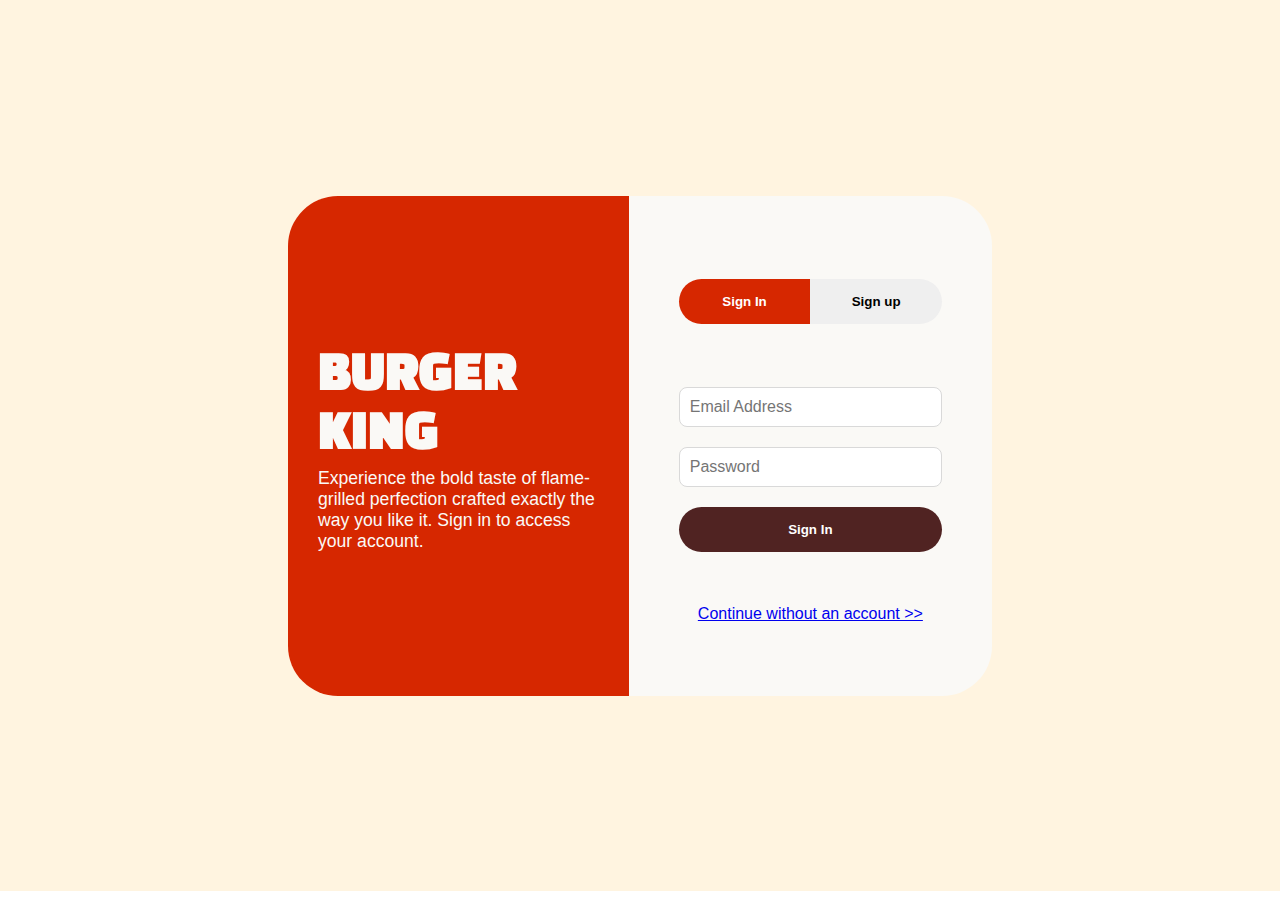
<file: user.html>
<!DOCTYPE html>
<html lang="en">
<head>
    <meta charset="UTF-8">
    <meta name="viewport" content="width=device-width, initial-scale=1.0">
    <title>Sign up | Burger King</title>
    <link rel="stylesheet" href="css/user.css">
</head>
<body>
    <div class="main">
        <div class="log-reg-container">

            <div class="left-side">
                <h1>BURGER KING</h1>
                <p>Experience the bold taste of flame-grilled perfection crafted exactly the way you like it. Sign in to access your account.</p>
            </div>

            <div class="right-side">

                <div class="log-type">
                    <button class="sign-in active" onclick="showLogin()">Sign In</button>
                    <button class="sign-up" onclick="showRegister()">Sign up</button>
                </div>

                <div class="forms">
                    <form action="" class="signInFrm active">
                        <input type="email" name="" id="" placeholder="Email Address" required>
                        <input type="password" name="" id="" placeholder="Password" required>
                        <button type="submit">Sign In</button>
                    </form>
        
                    <form action="" class="signUpFrm">
                        <input type="text" name="" id="" placeholder="Full Name" required>
                        <input type="email" name="" id="" placeholder="Email Address" required>
                        <input type="password" name="" id="" placeholder="Password" required>
                        <input type="password" name="" id="" placeholder="Confirm Password" required>
                        <button type="submit">Create Account</button>
                    </form>

                </div>

                <p><a href="index.html">Continue without an account >></a></p>

            </div>

        </div>

    </div>

    <script>
        const signIn = document.querySelector('.sign-in');
        const signUp = document.querySelector('.sign-up');
        const signInForm = document.querySelector('.signInFrm');
        const signUpForm = document.querySelector('.signUpFrm');

        function showLogin() {
            signUp.classList.remove('active')
            signIn.classList.add('active')
            signInForm.classList.add('active')
            signUpForm.classList.remove('active')
        }

        function showRegister() {
            signUp.classList.add('active')
            signIn.classList.remove('active')
            signInForm.classList.remove('active')
            signUpForm.classList.add('active')
        }
    </script>

</body>
</html>
</file>
<file: css/user.css>
@import url('https://fonts.googleapis.com/css2?family=Changa+One:ital@0;1&family=Outfit:wght@100..900&display=swap');

:root {
  --main-color: #333333;
  --main-bg-color: #FAF9F6;
  --primary-color: #D62700;
  --accent-color: #502322;
  --secondary-color: #FFB800;
  --subtext-color: #555555;
  --divider-color: #D9D9D9;
  --text-color: #000000;
  --header-font: Changa One;
  --normal-font : Tahoma, Geneva, Verdana, sans-serif;
}

* {
    padding: 0;
    margin: 0;
    box-sizing: border-box;
    border: none;
}

.main {
    background-color: #FFF4E0;
    min-height: 99vh;
    display: flex;
    justify-content: center;
    align-items: center;
}

.log-reg-container {
    display: flex;

    min-height: 500px;
    width: 55%;
    
    border-radius: 50px;

    animation: slideUpPage 1.5s forwards;
}

.left-side {
    display: flex;
    flex-direction: column;
    justify-content: center;
    gap: 10px;

    width: 100%;
    padding: 30px;

    border-radius: 50px 0 0 50px;
    background-color: var(--primary-color);
    color: var(--main-bg-color);
}

.left-side h1 {
    font-size: 3.5rem;
    font-family: var(--header-font);
}

.left-side p {
    font-size: 1.1rem;
    font-family: var(--normal-font);
}

.right-side {
    display: flex;
    flex-direction: column;
    justify-content: space-evenly;
    align-items: center;
    gap: 30px;

    width: 100%;
    padding: 50px;
    font-family: var(--normal-font);

    border-radius: 0 50px 50px 0;
    background-color: var(--main-bg-color);
}

.log-type {
    display: flex;
    justify-content: center;

    width: 100%;
    margin: 10px;
}

.log-type button{
    width: 100%;
    height: 45px;

    font-weight: bold;
    cursor: pointer;
    transition: all 300ms ease;
}

.log-type button.active {
    background-color: var(--primary-color);
    color: white;
}

.log-type .sign-in {
    border-radius: 50px 0 0 50px;
}

.log-type .sign-up {
    border-radius: 0 50px 50px 0;
}


.forms {
    display: flex;
    justify-content: center;
    align-items: center;
    flex-direction: column;

    width: 100%;
    gap: 40px;
}
.forms form{
    display: none;
    flex-direction: column;
    width: 100%;

    gap: 20px;
}

.forms a, 
.forms p {
    font-size: 1rem;
    color: var(--accent-color );
}

input {
    padding: 10px;
    width: 100%;
    font-size: 1rem;
    border-radius: 8px;
    border: 1px solid var(--divider-color);
    outline-color: var(--primary-color);

    transition: all 300ms ease;
}

input:hover {
    border: 1px solid var(--primary-color);
}

button[type="submit"] {
    padding: 15px;
    border-radius: 50px;
    color: white;
    font-weight: bold;
    background-color: var(--accent-color);

    transition: all 300ms ease;
    cursor: pointer;
}

button[type="submit"]:hover {
    background-color: var(--primary-color);
    transform: translateY(-2px);
    box-shadow: 0 5px 10px rgba(0,0,0,0.2);
}

button[type="submit"]:active {
    transform: scale(0.9);
}

.forms form.active {
    display: flex;
}



.main-profile-container {
    display: flex;
    justify-content: center;
    align-items: center;
    min-height: 100vh;
    background-color: #FFF4E0;

    font-family:  var(--normal-font);
}

.profile-container {
    display: flex;
    flex-direction: column;
    justify-content: center;
    align-items: center;

    padding: 30px;
    width: 350px;
    gap: 20px;
    border-radius: 8px;
    
    background-color: var(--main-bg-color);
    
    animation: slideUpPage 1s forwards;

}

.profile-container .profile {
    display: flex;
    justify-content: center;
    align-items: center;
    font-size: 3.5rem;
    background-color: var(--primary-color);
    color: var(--main-bg-color);
    height: 130px;
    width: 130px;
    border-radius: 50%;
    margin: 20px;

}

.profile-container p {
    color: var(--main-color);
}

.profile-container button {
    padding: 15px;
    border-radius: 8px;
    width: 100%;
    color: white;
    font-weight: bold;
    background-color: var(--accent-color);

    transition: all 300ms ease;
    cursor: pointer;
}

.profile-container button:hover {
    background-color: var(--primary-color);
    transform: translateY(-2px);
    box-shadow: 0 5px 10px rgba(0,0,0,0.2);
}

.profile-container button:active {
    transform: scale(0.9);
}








.profile-container .backToHome {
    color: gray;
    font-size: 0.9rem;
}

@keyframes slideUpPage {
    0% {
        transform: translateY(70px);
        opacity: 0.4;
    }
    100% {
        transform: translateY(0);
        opacity: 1;
            box-shadow: 0 20px 10px rgba(0,0,0,0.1);
    }
}
</file>
